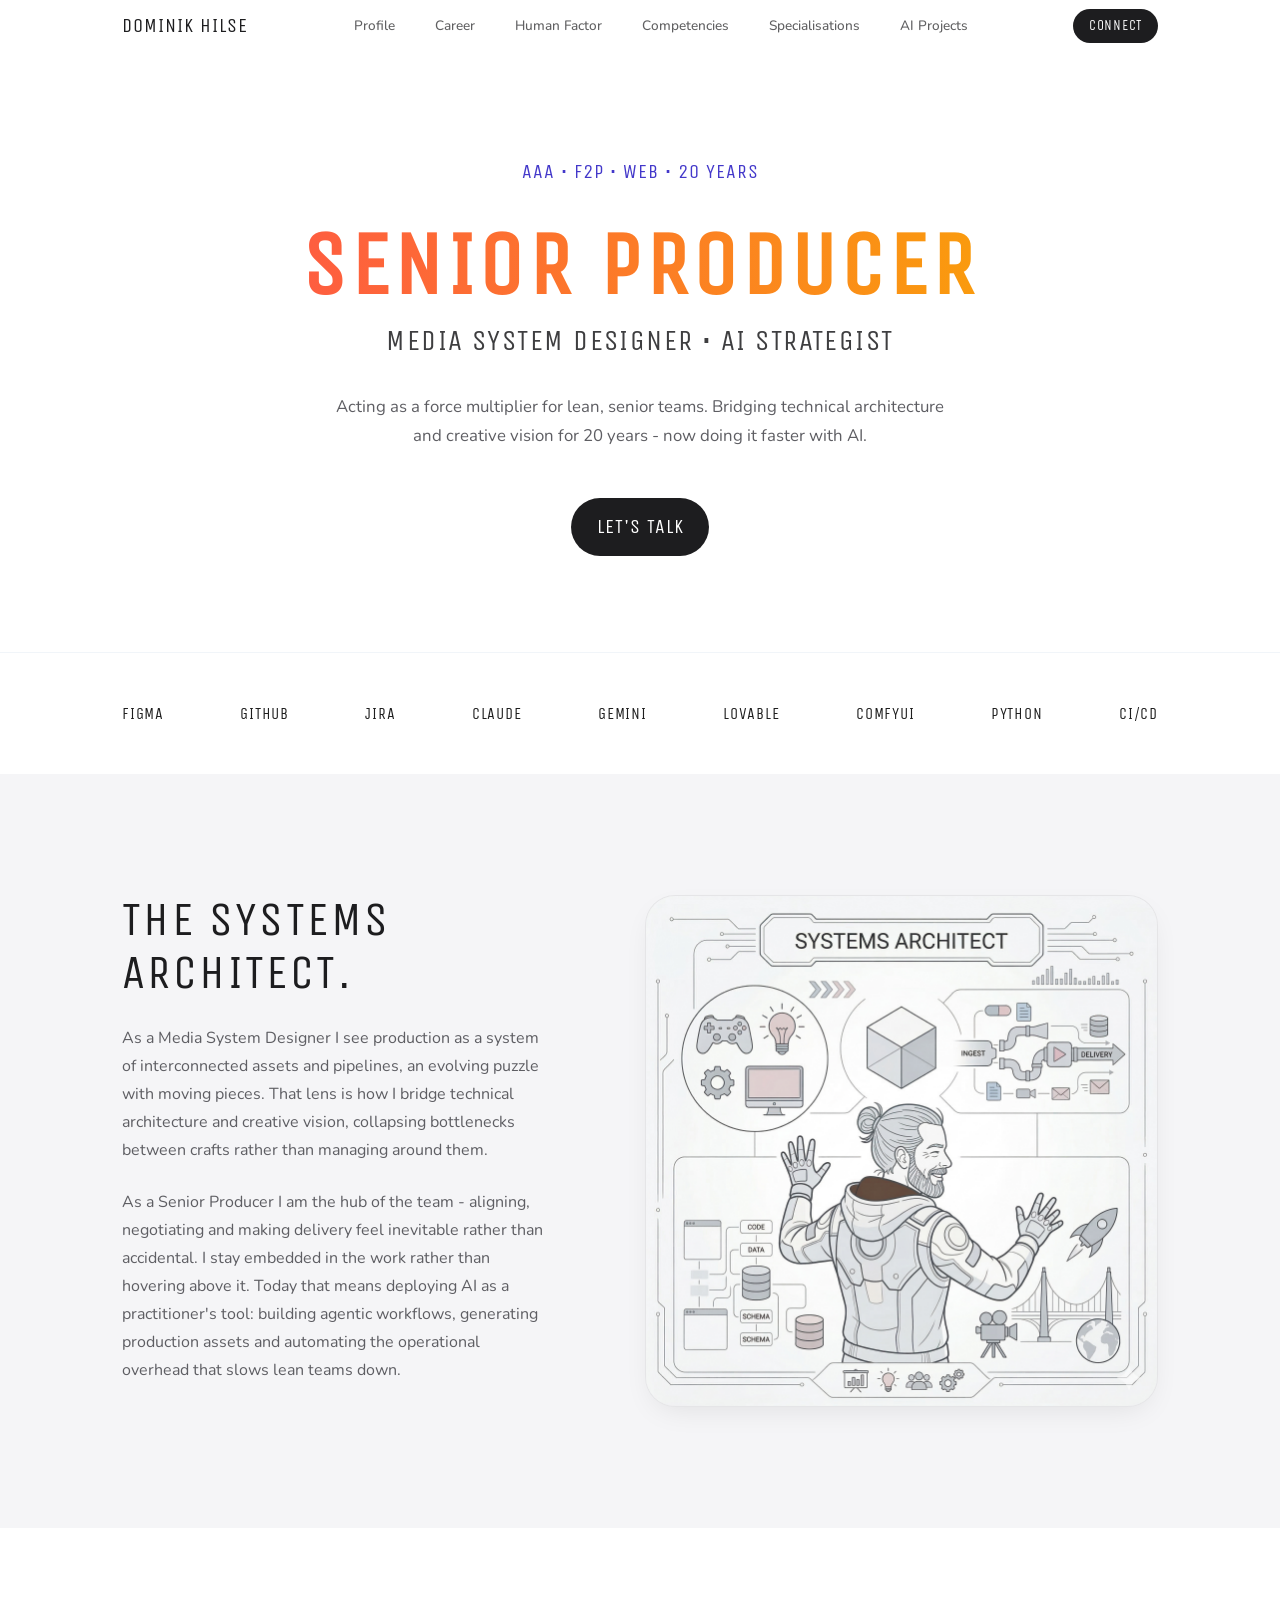
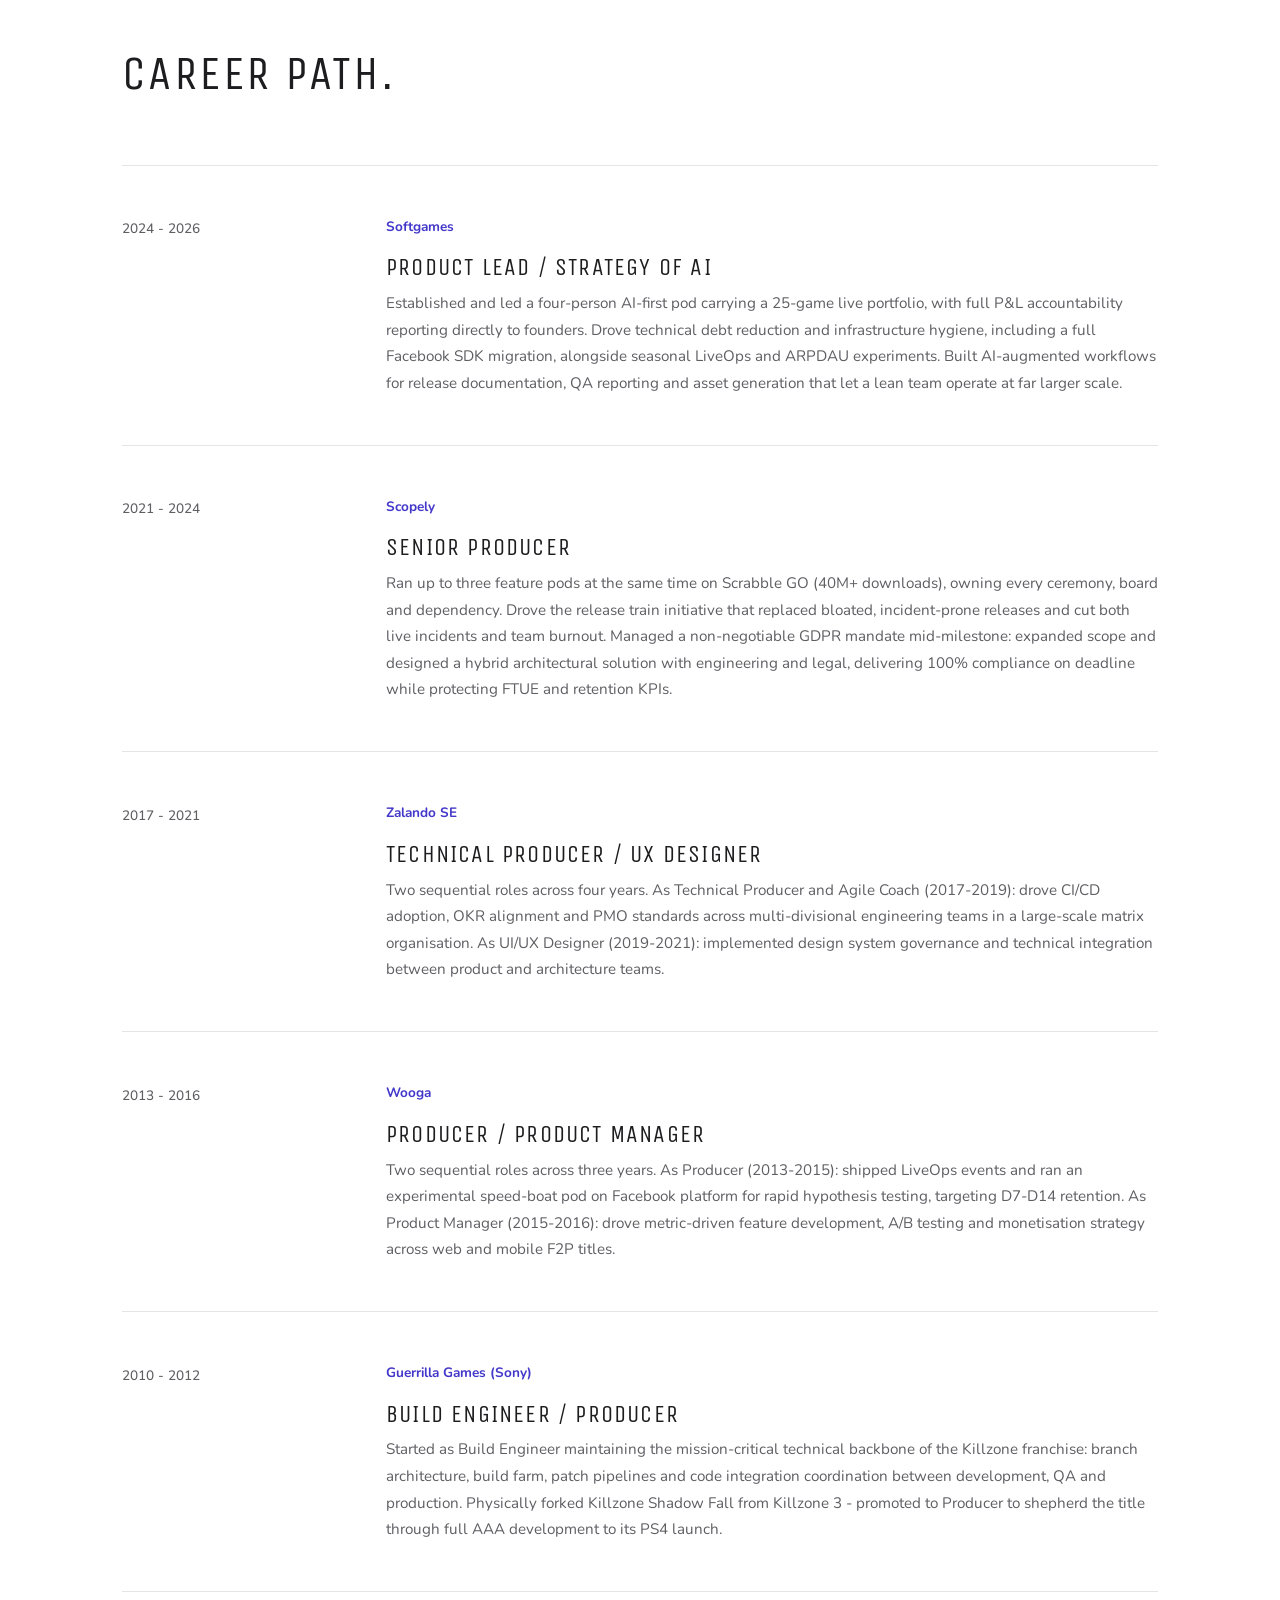
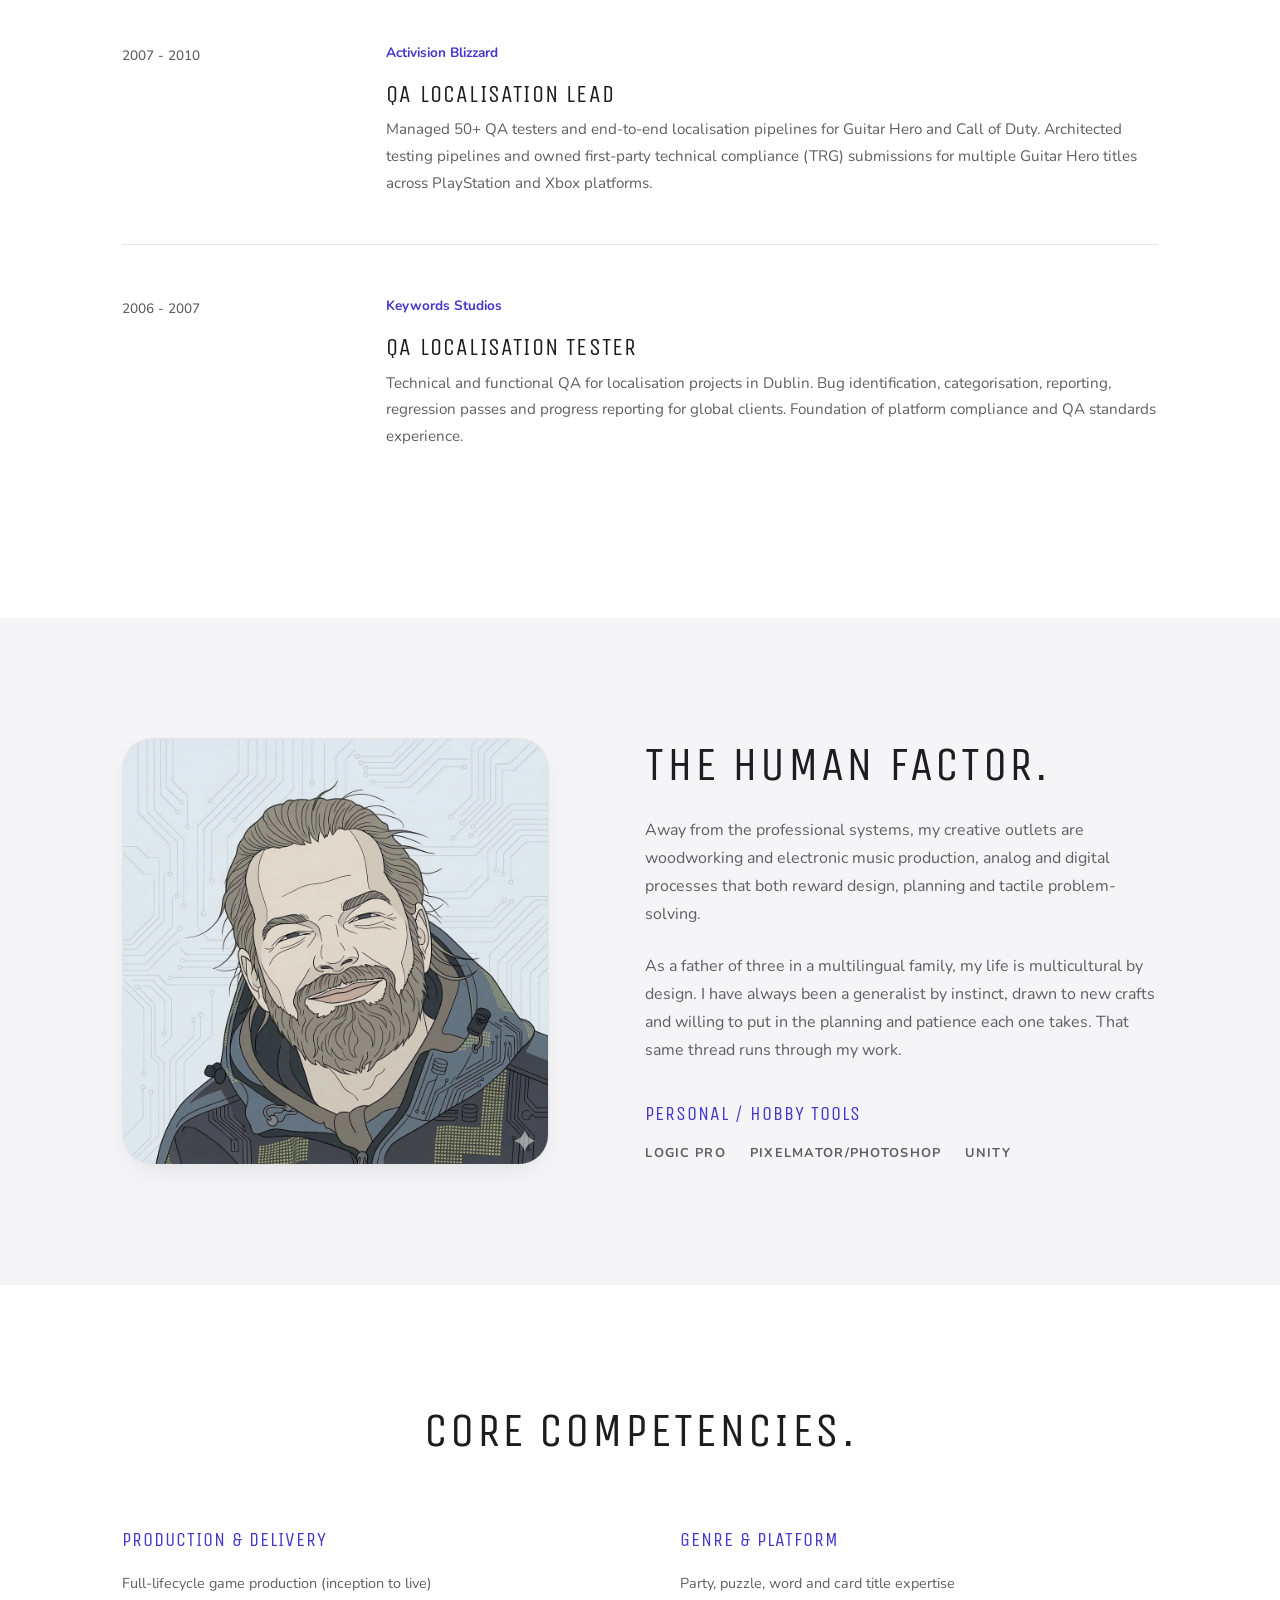
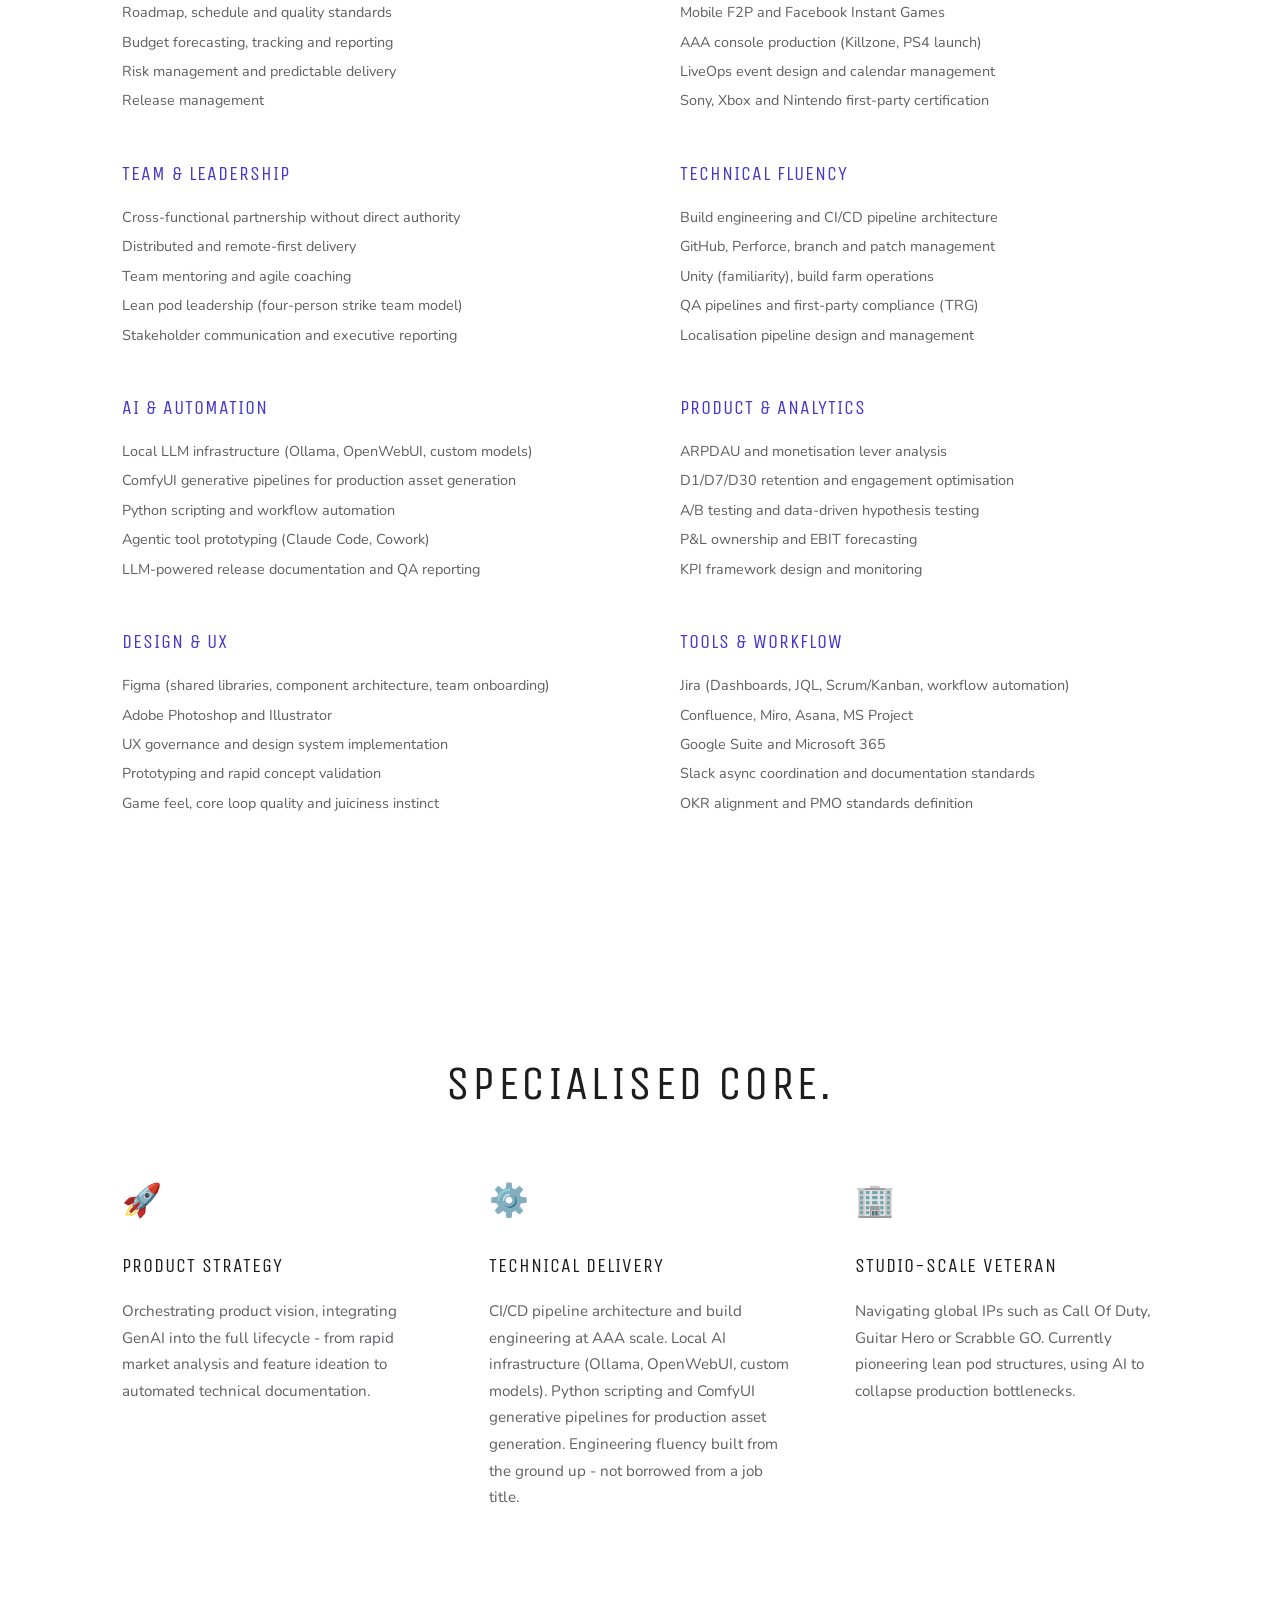
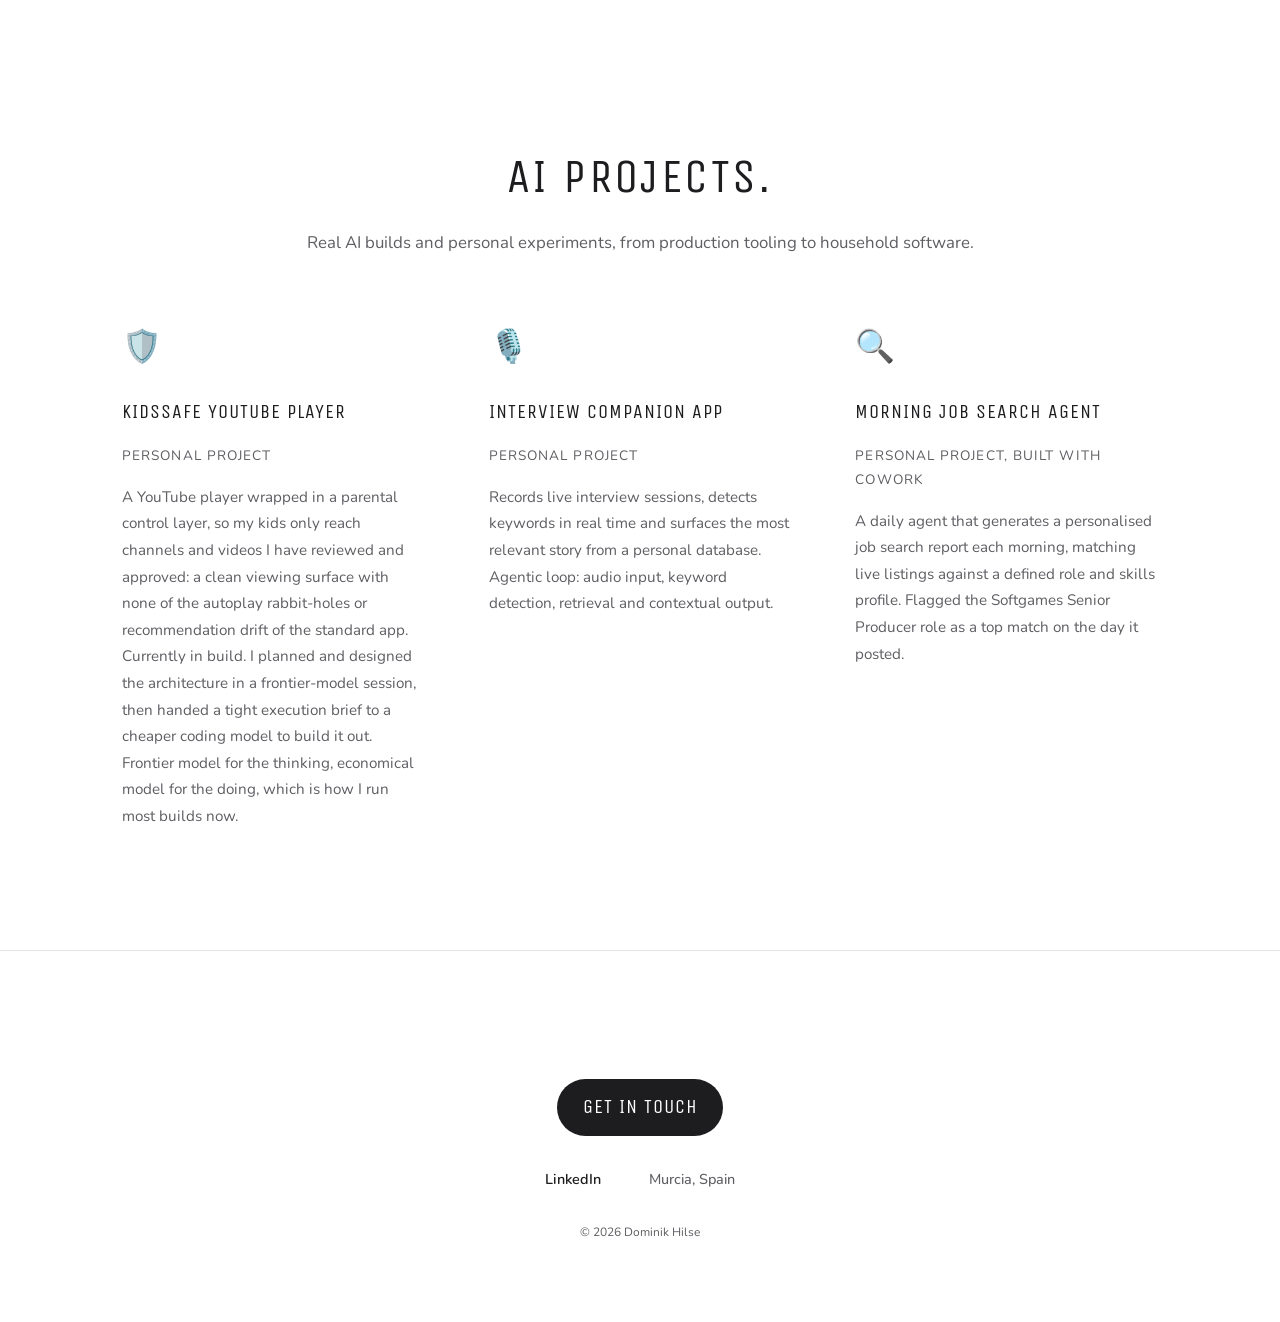
<file: index.html>
<!DOCTYPE html>
<html lang="en">
<head>
    <meta charset="UTF-8">
    <meta name="viewport" content="width=device-width, initial-scale=1.0">
    <title>Dominik Hilse | AI-Augmented Senior Producer</title>
    <meta name="description" content="Dominik Hilse - AI-Augmented Senior Producer & Media System Designer. 20 years experience in AAA, F2P, Web and UX development.">
    <meta name="keywords" content="Senior Producer, AI Production, Game Development, Media System Designer, Technical Producer, CI/CD, ComfyUI, LLM Pipelines, Agentic Workflows, Python, Ollama, F2P, LiveOps, Scrabble GO, Killzone">
    <meta name="author" content="Dominik Hilse">

    <!-- Open Graph / Facebook -->
    <meta property="og:type" content="website">
    <meta property="og:url" content="https://www.dominikhilse.com/">
    <meta property="og:title" content="Dominik Hilse | AI-Augmented Senior Producer">
    <meta property="og:description" content="Acting as a force multiplier for lean, senior teams. Bridging technical architecture and creative vision for 20 years - now doing it faster with AI.">
    <meta property="og:image" content="https://www.dominikhilse.com/img/techViz.png">

    <!-- Twitter -->
    <meta property="twitter:card" content="summary_large_image">
    <meta property="twitter:url" content="https://www.dominikhilse.com/">
    <meta property="twitter:title" content="Dominik Hilse | AI-Augmented Senior Producer">
    <meta property="twitter:description" content="Acting as a force multiplier for lean, senior teams. Bridging technical architecture and creative vision for 20 years - now doing it faster with AI.">
    <meta property="twitter:image" content="https://www.dominikhilse.com/img/techViz.png">

    <link rel="preconnect" href="https://fonts.googleapis.com">
    <link rel="preconnect" href="https://fonts.gstatic.com" crossorigin>
    <link href="https://fonts.googleapis.com/css2?family=Nunito:ital,wght@0,300;0,400;0,500;0,600;0,700;0,800;1,300;1,400&family=Unica+One&display=swap" rel="stylesheet">
    <link rel="stylesheet" href="css/style.css">
</head>
<body>

    <nav>
        <div class="container nav-content">
            <a href="#" class="logo">Dominik Hilse</a>
            <ul class="nav-links">
                <li><a href="#about">Profile</a></li>
                <li><a href="#experience">Career</a></li>
                <li><a href="#human">Human Factor</a></li>
                <li><a href="#competencies">Competencies</a></li>
                <li><a href="#specialisations">Specialisations</a></li>
                <li><a href="#ai-projects">AI Projects</a></li>
            </ul>
            <a href="#contact" class="nav-cta">Connect</a>
        </div>
    </nav>

    <header class="hero reveal">
        <div class="container">
            <h1>
                <span class="hero-tag">AAA  •  F2P  •  WEB  •  20 YEARS</span>
            </h1>
            <h1>
                <span class="highlight">Senior Producer</span>
                <span class="title">Media System Designer   •   AI Strategist</span>
            </h1>
            <p class="lead">Acting as a force multiplier for lean, senior teams. Bridging technical architecture and creative vision for 20 years - now doing it faster with AI.</p>
            <div class="hero-actions">
                <a href="#contact" class="xxl-cta">Let's Talk</a>
            </div>
        </div>
    </header>

    <div class="tech-bar reveal">
        <div class="container tech-list">
            <div class="tech-item">FIGMA</div>
            <div class="tech-item">GITHUB</div>
            <div class="tech-item">JIRA</div>
            <div class="tech-item">CLAUDE</div>
            <div class="tech-item">GEMINI</div>
            <div class="tech-item">LOVABLE</div>
            <div class="tech-item">COMFYUI</div>
            <div class="tech-item">PYTHON</div>
            <div class="tech-item">CI/CD</div>
        </div>
    </div>

    <section id="about" class="section bg-alt reveal">
        <div class="container reveal-grid">
            <div class="reveal-content">
                <h2>The Systems Architect.</h2>
                <p>As a Media System Designer I see production as a system of interconnected assets and pipelines, an evolving puzzle with moving pieces. That lens is how I bridge technical architecture and creative vision, collapsing bottlenecks between crafts rather than managing around them.</p>
                <p>As a Senior Producer I am the hub of the team - aligning, negotiating and making delivery feel inevitable rather than accidental. I stay embedded in the work rather than hovering above it. Today that means deploying AI as a practitioner's tool: building agentic workflows, generating production assets and automating the operational overhead that slows lean teams down.</p>
            </div>
            <div class="visual-container">
                <img src="img/techViz.png" alt="Technical Workflow Visualization">
            </div>
        </div>
    </section>

    <section id="experience" class="section">
        <div class="container">
            <div style="margin-bottom: 4rem;" class="reveal">
                <h2>Career Path.</h2>
            </div>

            <a href="https://www.softgames.com" target="_blank" class="career-row reveal">
                <div class="career-grid">
                    <div class="career-date">2024 - 2026</div>
                    <div class="career-details">
                        <div class="company">Softgames</div>
                        <h3>Product Lead / Strategy of AI</h3>
                        <p>Established and led a four-person AI-first pod carrying a 25-game live portfolio, with full P&L accountability reporting directly to founders. Drove technical debt reduction and infrastructure hygiene, including a full Facebook SDK migration, alongside seasonal LiveOps and ARPDAU experiments. Built AI-augmented workflows for release documentation, QA reporting and asset generation that let a lean team operate at far larger scale.</p>
                    </div>
                </div>
            </a>

            <a href="https://www.scopely.com" target="_blank" class="career-row reveal">
                <div class="career-grid">
                    <div class="career-date">2021 - 2024</div>
                    <div class="career-details">
                        <div class="company">Scopely</div>
                        <h3>Senior Producer</h3>
                        <p>Ran up to three feature pods at the same time on Scrabble GO (40M+ downloads), owning every ceremony, board and dependency. Drove the release train initiative that replaced bloated, incident-prone releases and cut both live incidents and team burnout. Managed a non-negotiable GDPR mandate mid-milestone: expanded scope and designed a hybrid architectural solution with engineering and legal, delivering 100% compliance on deadline while protecting FTUE and retention KPIs.</p>
                    </div>
                </div>
            </a>

            <a href="https://corporate.zalando.com" target="_blank" class="career-row reveal">
                <div class="career-grid">
                    <div class="career-date">2017 - 2021</div>
                    <div class="career-details">
                        <div class="company">Zalando SE</div>
                        <h3>Technical Producer / UX Designer</h3>
                        <p>Two sequential roles across four years. As Technical Producer and Agile Coach (2017-2019): drove CI/CD adoption, OKR alignment and PMO standards across multi-divisional engineering teams in a large-scale matrix organisation. As UI/UX Designer (2019-2021): implemented design system governance and technical integration between product and architecture teams.</p>
                    </div>
                </div>
            </a>

            <a href="https://www.wooga.com" target="_blank" class="career-row reveal">
                <div class="career-grid">
                    <div class="career-date">2013 - 2016</div>
                    <div class="career-details">
                        <div class="company">Wooga</div>
                        <h3>Producer / Product Manager</h3>
                        <p>Two sequential roles across three years. As Producer (2013-2015): shipped LiveOps events and ran an experimental speed-boat pod on Facebook platform for rapid hypothesis testing, targeting D7-D14 retention. As Product Manager (2015-2016): drove metric-driven feature development, A/B testing and monetisation strategy across web and mobile F2P titles.</p>
                    </div>
                </div>
            </a>

            <a href="https://www.guerrilla-games.com" target="_blank" class="career-row reveal">
                <div class="career-grid">
                    <div class="career-date">2010 - 2012</div>
                    <div class="career-details">
                        <div class="company">Guerrilla Games (Sony)</div>
                        <h3>Build Engineer / Producer</h3>
                        <p>Started as Build Engineer maintaining the mission-critical technical backbone of the Killzone franchise: branch architecture, build farm, patch pipelines and code integration coordination between development, QA and production. Physically forked Killzone Shadow Fall from Killzone 3 - promoted to Producer to shepherd the title through full AAA development to its PS4 launch.</p>
                    </div>
                </div>
            </a>

            <a href="https://www.activision.com" target="_blank" class="career-row reveal">
                <div class="career-grid">
                    <div class="career-date">2007 - 2010</div>
                    <div class="career-details">
                        <div class="company">Activision Blizzard</div>
                        <h3>QA Localisation Lead</h3>
                        <p>Managed 50+ QA testers and end-to-end localisation pipelines for Guitar Hero and Call of Duty. Architected testing pipelines and owned first-party technical compliance (TRG) submissions for multiple Guitar Hero titles across PlayStation and Xbox platforms.</p>
                    </div>
                </div>
            </a>

            <a href="https://www.keywordsstudios.com" target="_blank" class="career-row reveal">
                <div class="career-grid">
                    <div class="career-date">2006 - 2007</div>
                    <div class="career-details">
                        <div class="company">Keywords Studios</div>
                        <h3>QA Localisation Tester</h3>
                        <p>Technical and functional QA for localisation projects in Dublin. Bug identification, categorisation, reporting, regression passes and progress reporting for global clients. Foundation of platform compliance and QA standards experience.</p>
                    </div>
                </div>
            </a>
        </div>
    </section>

    <section id="human" class="section bg-alt reveal">
        <div class="container reveal-grid">
            <div class="visual-container">
                <img src="img/humanViz.png" alt="Personal Synthesis Visualization">
            </div>
            <div class="reveal-content">
                <h2>The Human Factor.</h2>
                <p>Away from the professional systems, my creative outlets are woodworking and electronic music production, analog and digital processes that both reward design, planning and tactile problem-solving.</p>
                <p>As a father of three in a multilingual family, my life is multicultural by design. I have always been a generalist by instinct, drawn to new crafts and willing to put in the planning and patience each one takes. That same thread runs through my work.</p>
                <div style="margin-top: 2rem;">
                    <p style="font-family: var(--font-display); font-size: 1.25rem; color: var(--accent); text-transform: uppercase; letter-spacing: 0.05em; margin-bottom: 0.75rem;">Personal / hobby tools</p>
                    <div style="display: flex; gap: 1.5rem; color: var(--text-muted); font-size: 0.8rem; font-weight: 700; text-transform: uppercase; letter-spacing: 0.1em; flex-wrap: wrap;">
                        <span>Logic Pro</span>
                        <span>Pixelmator/Photoshop</span>
                        <span>Unity</span>
                    </div>
                </div>
            </div>
        </div>
    </section>

    <section id="competencies" class="section reveal">
        <div class="container">
            <div class="reveal-content" style="text-align: center; margin-bottom: 4rem;">
                <h2>Core Competencies.</h2>
            </div>
            <div class="skills-grid" style="grid-template-columns: repeat(2, 1fr); gap: 2.5rem 5rem;">

                <div class="skill-item">
                    <p style="font-family: var(--font-display); color: var(--accent); letter-spacing: 0.05em; margin-bottom: 0.75rem;">PRODUCTION &amp; DELIVERY</p>
                    <ul style="list-style: none; padding: 0; margin: 0;">
                        <li style="font-size: 0.9rem; color: var(--text-muted); padding: 0.2rem 0; line-height: 1.6;">Full-lifecycle game production (inception to live)</li>
                        <li style="font-size: 0.9rem; color: var(--text-muted); padding: 0.2rem 0; line-height: 1.6;">Roadmap, schedule and quality standards</li>
                        <li style="font-size: 0.9rem; color: var(--text-muted); padding: 0.2rem 0; line-height: 1.6;">Budget forecasting, tracking and reporting</li>
                        <li style="font-size: 0.9rem; color: var(--text-muted); padding: 0.2rem 0; line-height: 1.6;">Risk management and predictable delivery</li>
                        <li style="font-size: 0.9rem; color: var(--text-muted); padding: 0.2rem 0; line-height: 1.6;">Release management</li>
                    </ul>
                </div>

                <div class="skill-item">
                    <p style="font-family: var(--font-display); color: var(--accent); letter-spacing: 0.05em; margin-bottom: 0.75rem;">GENRE &amp; PLATFORM</p>
                    <ul style="list-style: none; padding: 0; margin: 0;">
                        <li style="font-size: 0.9rem; color: var(--text-muted); padding: 0.2rem 0; line-height: 1.6;">Party, puzzle, word and card title expertise</li>
                        <li style="font-size: 0.9rem; color: var(--text-muted); padding: 0.2rem 0; line-height: 1.6;">Mobile F2P and Facebook Instant Games</li>
                        <li style="font-size: 0.9rem; color: var(--text-muted); padding: 0.2rem 0; line-height: 1.6;">AAA console production (Killzone, PS4 launch)</li>
                        <li style="font-size: 0.9rem; color: var(--text-muted); padding: 0.2rem 0; line-height: 1.6;">LiveOps event design and calendar management</li>
                        <li style="font-size: 0.9rem; color: var(--text-muted); padding: 0.2rem 0; line-height: 1.6;">Sony, Xbox and Nintendo first-party certification</li>
                    </ul>
                </div>

                <div class="skill-item">
                    <p style="font-family: var(--font-display); color: var(--accent); letter-spacing: 0.05em; margin-bottom: 0.75rem;">TEAM &amp; LEADERSHIP</p>
                    <ul style="list-style: none; padding: 0; margin: 0;">
                        <li style="font-size: 0.9rem; color: var(--text-muted); padding: 0.2rem 0; line-height: 1.6;">Cross-functional partnership without direct authority</li>
                        <li style="font-size: 0.9rem; color: var(--text-muted); padding: 0.2rem 0; line-height: 1.6;">Distributed and remote-first delivery</li>
                        <li style="font-size: 0.9rem; color: var(--text-muted); padding: 0.2rem 0; line-height: 1.6;">Team mentoring and agile coaching</li>
                        <li style="font-size: 0.9rem; color: var(--text-muted); padding: 0.2rem 0; line-height: 1.6;">Lean pod leadership (four-person strike team model)</li>
                        <li style="font-size: 0.9rem; color: var(--text-muted); padding: 0.2rem 0; line-height: 1.6;">Stakeholder communication and executive reporting</li>
                    </ul>
                </div>

                <div class="skill-item">
                    <p style="font-family: var(--font-display); color: var(--accent); letter-spacing: 0.05em; margin-bottom: 0.75rem;">TECHNICAL FLUENCY</p>
                    <ul style="list-style: none; padding: 0; margin: 0;">
                        <li style="font-size: 0.9rem; color: var(--text-muted); padding: 0.2rem 0; line-height: 1.6;">Build engineering and CI/CD pipeline architecture</li>
                        <li style="font-size: 0.9rem; color: var(--text-muted); padding: 0.2rem 0; line-height: 1.6;">GitHub, Perforce, branch and patch management</li>
                        <li style="font-size: 0.9rem; color: var(--text-muted); padding: 0.2rem 0; line-height: 1.6;">Unity (familiarity), build farm operations</li>
                        <li style="font-size: 0.9rem; color: var(--text-muted); padding: 0.2rem 0; line-height: 1.6;">QA pipelines and first-party compliance (TRG)</li>
                        <li style="font-size: 0.9rem; color: var(--text-muted); padding: 0.2rem 0; line-height: 1.6;">Localisation pipeline design and management</li>
                    </ul>
                </div>

                <div class="skill-item">
                    <p style="font-family: var(--font-display); color: var(--accent); letter-spacing: 0.05em; margin-bottom: 0.75rem;">AI &amp; AUTOMATION</p>
                    <ul style="list-style: none; padding: 0; margin: 0;">
                        <li style="font-size: 0.9rem; color: var(--text-muted); padding: 0.2rem 0; line-height: 1.6;">Local LLM infrastructure (Ollama, OpenWebUI, custom models)</li>
                        <li style="font-size: 0.9rem; color: var(--text-muted); padding: 0.2rem 0; line-height: 1.6;">ComfyUI generative pipelines for production asset generation</li>
                        <li style="font-size: 0.9rem; color: var(--text-muted); padding: 0.2rem 0; line-height: 1.6;">Python scripting and workflow automation</li>
                        <li style="font-size: 0.9rem; color: var(--text-muted); padding: 0.2rem 0; line-height: 1.6;">Agentic tool prototyping (Claude Code, Cowork)</li>
                        <li style="font-size: 0.9rem; color: var(--text-muted); padding: 0.2rem 0; line-height: 1.6;">LLM-powered release documentation and QA reporting</li>
                    </ul>
                </div>

                <div class="skill-item">
                    <p style="font-family: var(--font-display); color: var(--accent); letter-spacing: 0.05em; margin-bottom: 0.75rem;">PRODUCT &amp; ANALYTICS</p>
                    <ul style="list-style: none; padding: 0; margin: 0;">
                        <li style="font-size: 0.9rem; color: var(--text-muted); padding: 0.2rem 0; line-height: 1.6;">ARPDAU and monetisation lever analysis</li>
                        <li style="font-size: 0.9rem; color: var(--text-muted); padding: 0.2rem 0; line-height: 1.6;">D1/D7/D30 retention and engagement optimisation</li>
                        <li style="font-size: 0.9rem; color: var(--text-muted); padding: 0.2rem 0; line-height: 1.6;">A/B testing and data-driven hypothesis testing</li>
                        <li style="font-size: 0.9rem; color: var(--text-muted); padding: 0.2rem 0; line-height: 1.6;">P&amp;L ownership and EBIT forecasting</li>
                        <li style="font-size: 0.9rem; color: var(--text-muted); padding: 0.2rem 0; line-height: 1.6;">KPI framework design and monitoring</li>
                    </ul>
                </div>

                <div class="skill-item">
                    <p style="font-family: var(--font-display); color: var(--accent); letter-spacing: 0.05em; margin-bottom: 0.75rem;">DESIGN &amp; UX</p>
                    <ul style="list-style: none; padding: 0; margin: 0;">
                        <li style="font-size: 0.9rem; color: var(--text-muted); padding: 0.2rem 0; line-height: 1.6;">Figma (shared libraries, component architecture, team onboarding)</li>
                        <li style="font-size: 0.9rem; color: var(--text-muted); padding: 0.2rem 0; line-height: 1.6;">Adobe Photoshop and Illustrator</li>
                        <li style="font-size: 0.9rem; color: var(--text-muted); padding: 0.2rem 0; line-height: 1.6;">UX governance and design system implementation</li>
                        <li style="font-size: 0.9rem; color: var(--text-muted); padding: 0.2rem 0; line-height: 1.6;">Prototyping and rapid concept validation</li>
                        <li style="font-size: 0.9rem; color: var(--text-muted); padding: 0.2rem 0; line-height: 1.6;">Game feel, core loop quality and juiciness instinct</li>
                    </ul>
                </div>

                <div class="skill-item">
                    <p style="font-family: var(--font-display); color: var(--accent); letter-spacing: 0.05em; margin-bottom: 0.75rem;">TOOLS &amp; WORKFLOW</p>
                    <ul style="list-style: none; padding: 0; margin: 0;">
                        <li style="font-size: 0.9rem; color: var(--text-muted); padding: 0.2rem 0; line-height: 1.6;">Jira (Dashboards, JQL, Scrum/Kanban, workflow automation)</li>
                        <li style="font-size: 0.9rem; color: var(--text-muted); padding: 0.2rem 0; line-height: 1.6;">Confluence, Miro, Asana, MS Project</li>
                        <li style="font-size: 0.9rem; color: var(--text-muted); padding: 0.2rem 0; line-height: 1.6;">Google Suite and Microsoft 365</li>
                        <li style="font-size: 0.9rem; color: var(--text-muted); padding: 0.2rem 0; line-height: 1.6;">Slack async coordination and documentation standards</li>
                        <li style="font-size: 0.9rem; color: var(--text-muted); padding: 0.2rem 0; line-height: 1.6;">OKR alignment and PMO standards definition</li>
                    </ul>
                </div>

            </div>
        </div>
    </section>

    <section id="specialisations" class="section reveal">
        <div class="container">
            <div class="reveal-content" style="text-align: center; margin-bottom: 4rem;">
                <h2>Specialised Core.</h2>
            </div>

            <div class="skills-grid">
                <div class="skill-item">
                    <div style="font-size: 2rem; margin-bottom: 1.5rem;">🚀</div>
                    <h3>Product Strategy</h3>
                    <p style="color: var(--text-muted); font-size: 0.95rem;">Orchestrating product vision, integrating GenAI into the full lifecycle - from rapid market analysis and feature ideation to automated technical documentation.</p>
                </div>
                <div class="skill-item">
                    <div style="font-size: 2rem; margin-bottom: 1.5rem;">⚙️</div>
                    <h3>Technical Delivery</h3>
                    <p style="color: var(--text-muted); font-size: 0.95rem;">CI/CD pipeline architecture and build engineering at AAA scale. Local AI infrastructure (Ollama, OpenWebUI, custom models). Python scripting and ComfyUI generative pipelines for production asset generation. Engineering fluency built from the ground up - not borrowed from a job title.</p>
                </div>
                <div class="skill-item">
                    <div style="font-size: 2rem; margin-bottom: 1.5rem;">🏢</div>
                    <h3>Studio-Scale Veteran</h3>
                    <p style="color: var(--text-muted); font-size: 0.95rem;">Navigating global IPs such as Call Of Duty, Guitar Hero or Scrabble GO. Currently pioneering lean pod structures, using AI to collapse production bottlenecks.</p>
                </div>
            </div>
        </div>
    </section>

    <section id="ai-projects" class="section reveal">
        <div class="container">
            <div class="reveal-content" style="text-align: center; margin-bottom: 4rem;">
                <h2>AI Projects.</h2>
                <p style="color: var(--text-muted); font-size: 1.05rem;">Real AI builds and personal experiments, from production tooling to household software.</p>
            </div>

            <div class="skills-grid">
                <div class="skill-item">
                    <div style="font-size: 2rem; margin-bottom: 1.5rem;">🛡️</div>
                    <h3>KidsSafe YouTube Player</h3>
                    <p style="color: var(--text-muted); font-size: 0.85rem; text-transform: uppercase; letter-spacing: 0.08em; margin-bottom: 1rem;">Personal project</p>
                    <p style="color: var(--text-muted); font-size: 0.95rem;">A YouTube player wrapped in a parental control layer, so my kids only reach channels and videos I have reviewed and approved: a clean viewing surface with none of the autoplay rabbit-holes or recommendation drift of the standard app. Currently in build. I planned and designed the architecture in a frontier-model session, then handed a tight execution brief to a cheaper coding model to build it out. Frontier model for the thinking, economical model for the doing, which is how I run most builds now.</p>
                </div>
                <div class="skill-item">
                    <div style="font-size: 2rem; margin-bottom: 1.5rem;">🎙️</div>
                    <h3>Interview Companion App</h3>
                    <p style="color: var(--text-muted); font-size: 0.85rem; text-transform: uppercase; letter-spacing: 0.08em; margin-bottom: 1rem;">Personal project</p>
                    <p style="color: var(--text-muted); font-size: 0.95rem;">Records live interview sessions, detects keywords in real time and surfaces the most relevant story from a personal database. Agentic loop: audio input, keyword detection, retrieval and contextual output.</p>
                </div>
                <div class="skill-item">
                    <div style="font-size: 2rem; margin-bottom: 1.5rem;">🔍</div>
                    <h3>Morning Job Search Agent</h3>
                    <p style="color: var(--text-muted); font-size: 0.85rem; text-transform: uppercase; letter-spacing: 0.08em; margin-bottom: 1rem;">Personal project, built with Cowork</p>
                    <p style="color: var(--text-muted); font-size: 0.95rem;">A daily agent that generates a personalised job search report each morning, matching live listings against a defined role and skills profile. Flagged the Softgames Senior Producer role as a top match on the day it posted.</p>
                </div>
            </div>
        </div>
    </section>

    <footer id="contact" class="reveal">
        <div class="container">
            <a href="mailto:dominik.hilse@gmail.com" class="xxl-cta">Get in Touch</a>


            <div style="display: flex; justify-content: center; gap: 3rem; margin: 2rem;">
                <a href="https://www.linkedin.com/in/dominik-hilse-4670966/" target="_blank" style="color: var(--text); text-decoration: none; font-weight: 600; font-size: 0.9rem;">LinkedIn</a>
                <span style="color: var(--text-muted); font-weight: 500; font-size: 0.9rem;">Murcia, Spain</span>
            </div>

            <p style="font-size: 0.75rem; color: var(--text-muted);">&copy; 2026 Dominik Hilse</p>
        </div>
    </footer>

    <script>
        // Simple Intersection Observer for Reveal Animations
        const observerOptions = {
            threshold: 0.1,
            rootMargin: '0px 0px -50px 0px'
        };

        const observer = new IntersectionObserver((entries) => {
            entries.forEach(entry => {
                if (entry.isIntersecting) {
                    entry.target.classList.add('active');
                }
            });
        }, observerOptions);

        document.querySelectorAll('.reveal').forEach(el => observer.observe(el));
    </script>
</body>
</html>
</file>
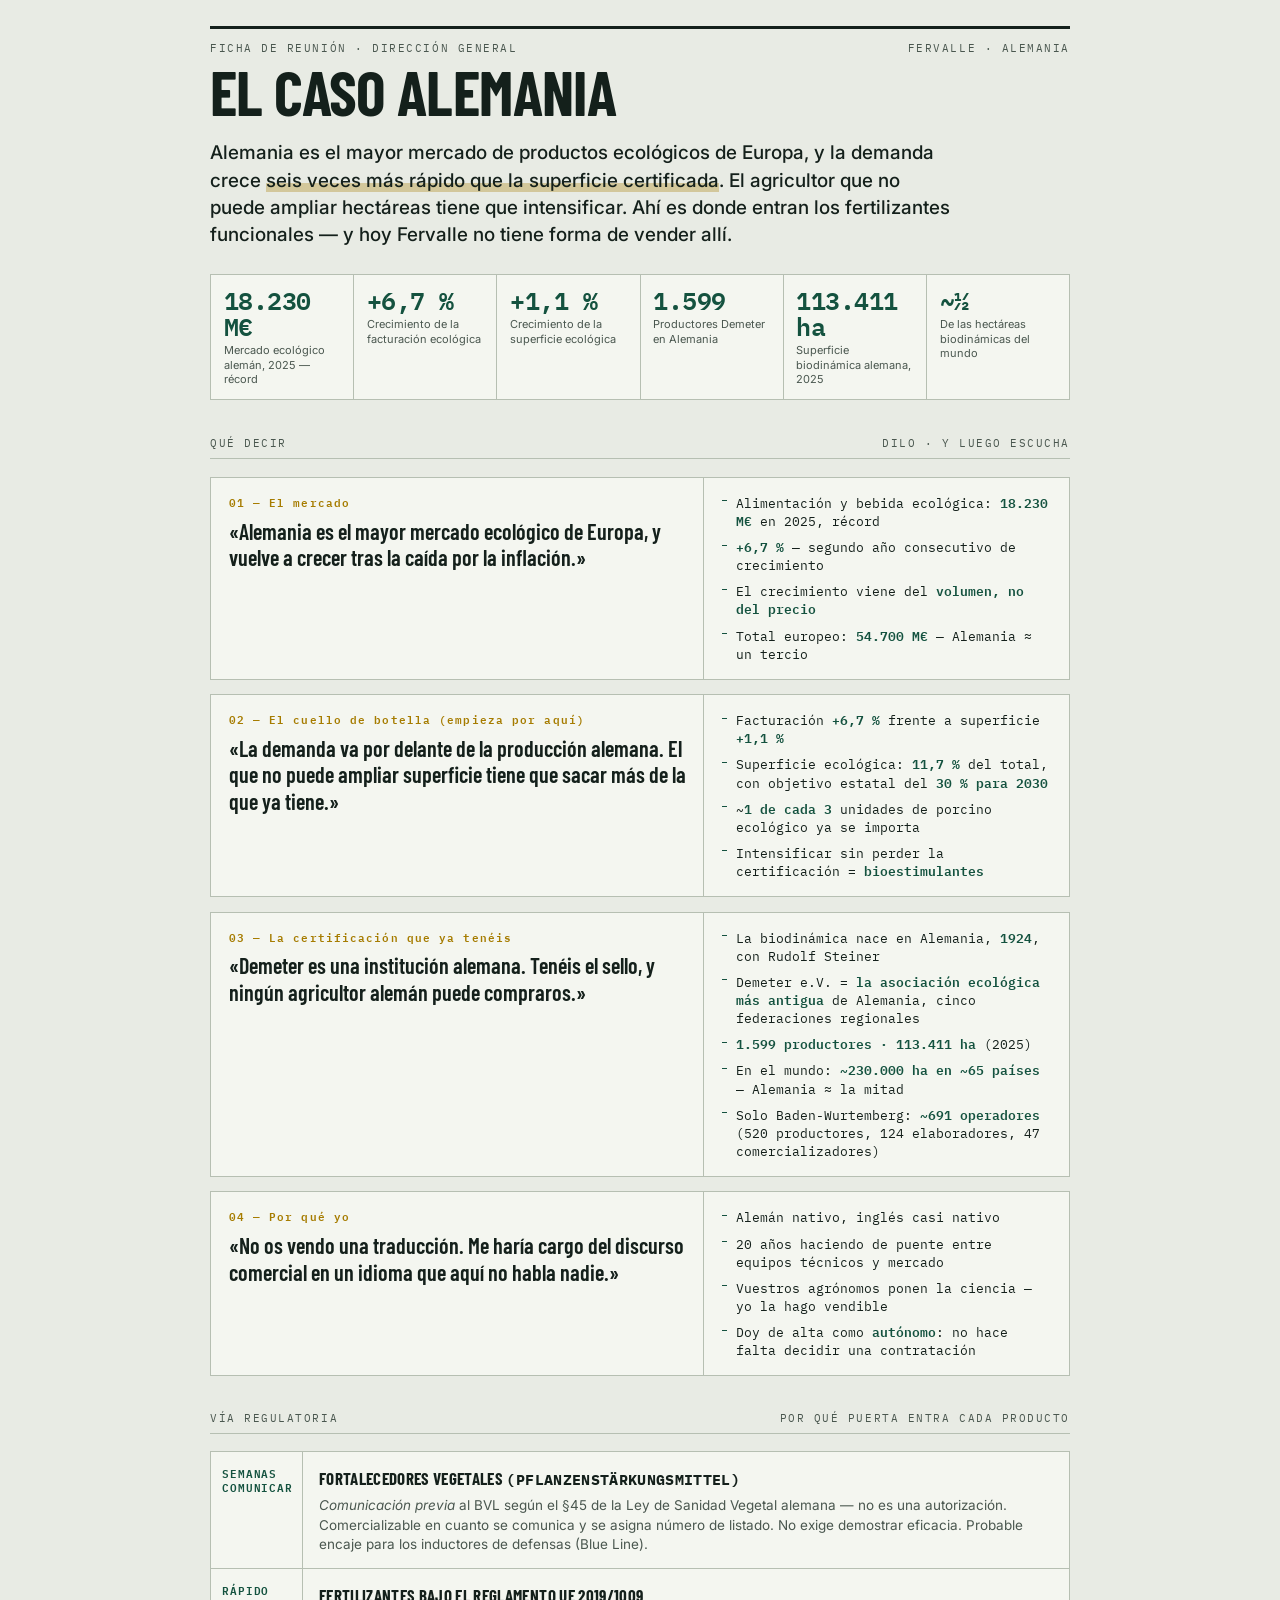
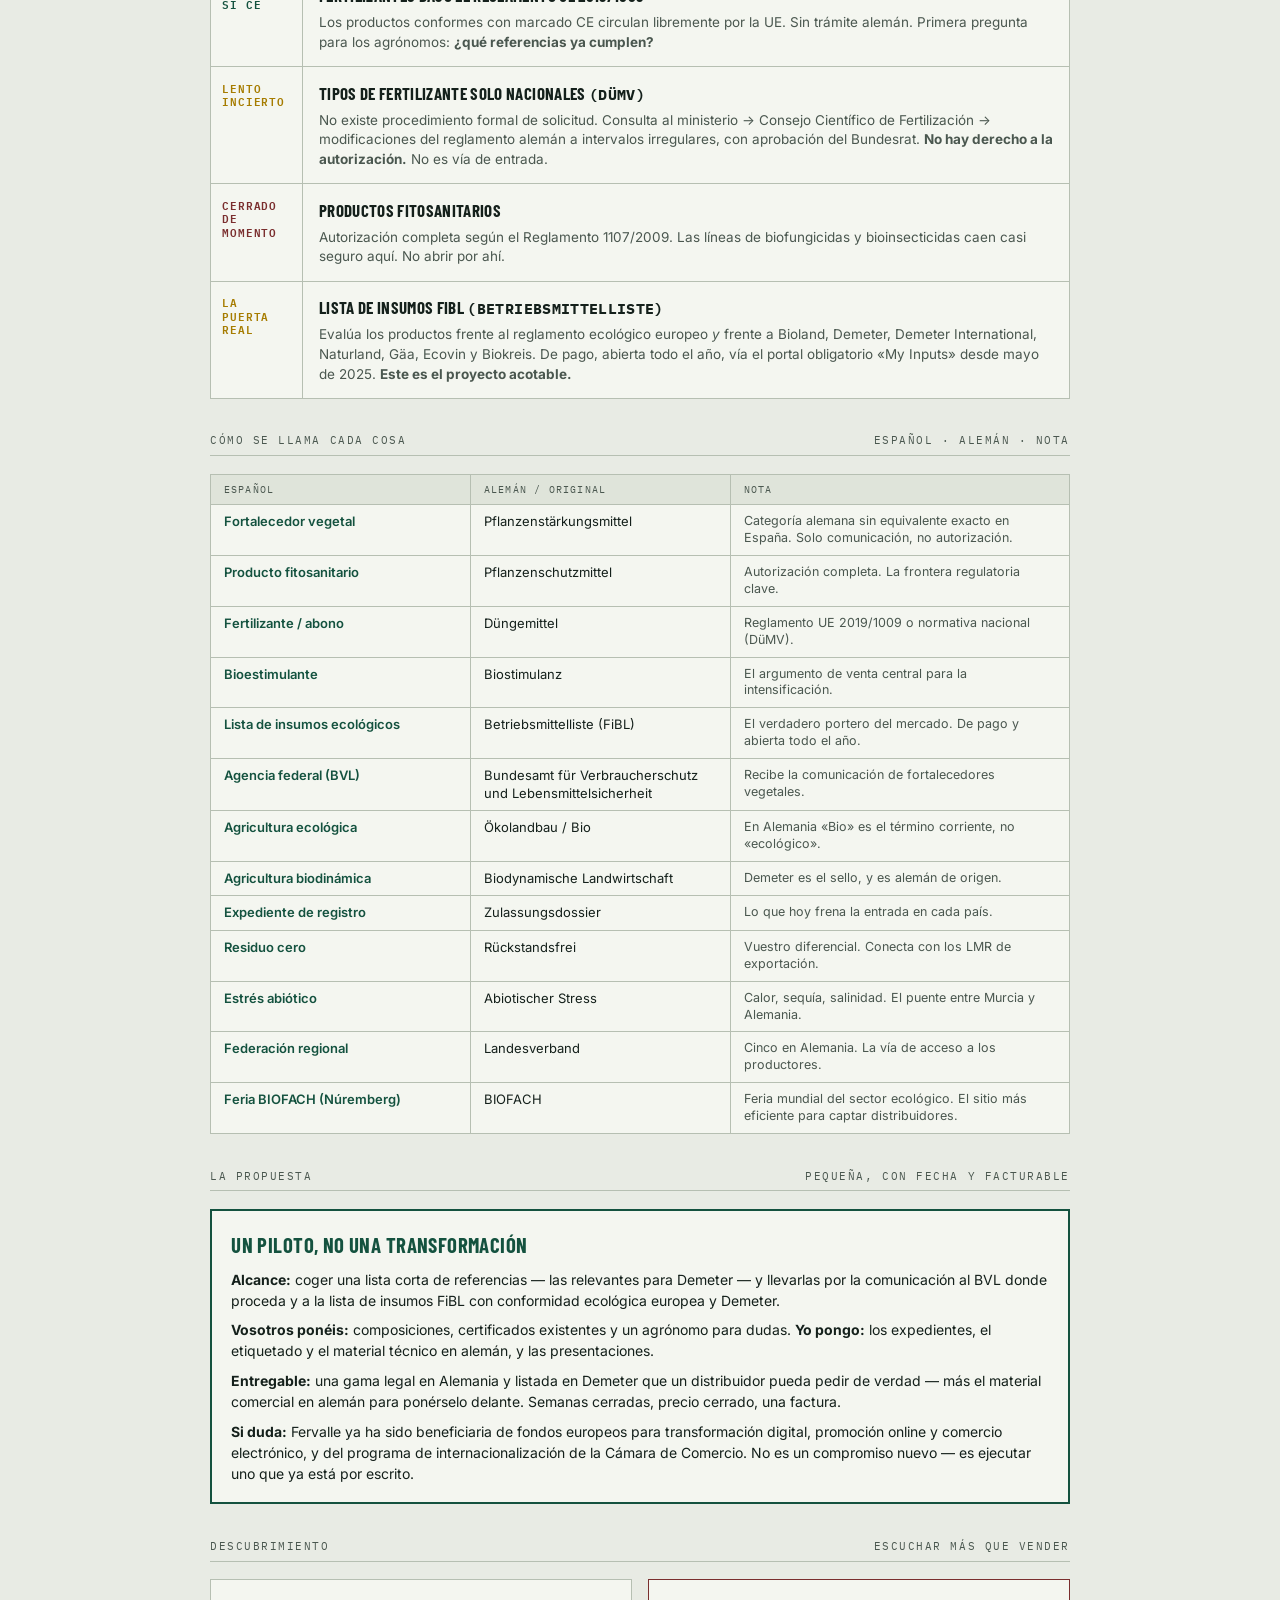
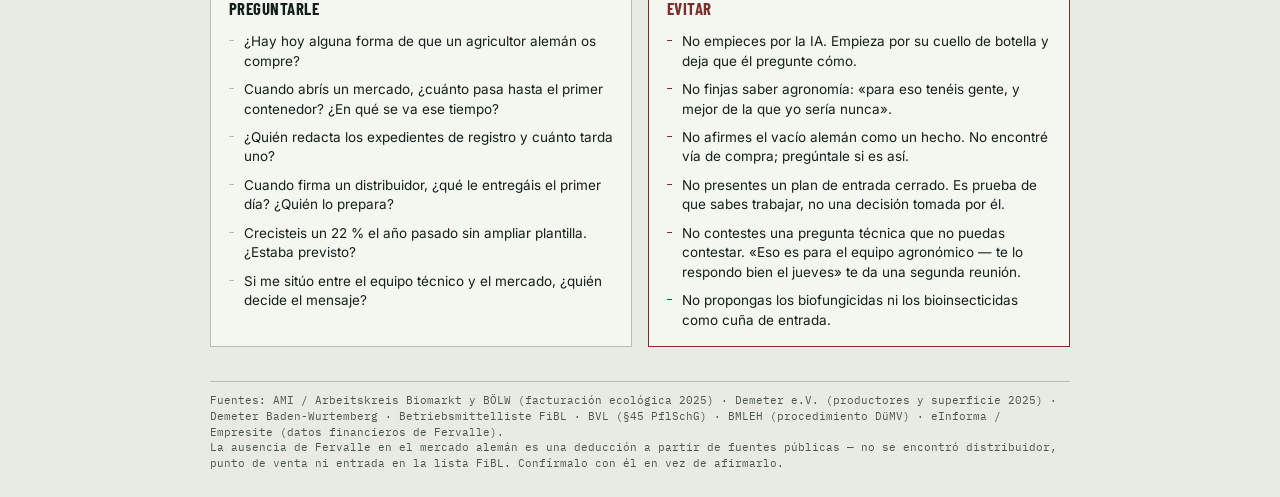
<file: doc/alemania.html>
<!DOCTYPE html>
<html lang="es">
<head>
<meta charset="utf-8">
<meta name="viewport" content="width=device-width, initial-scale=1">
<title>El Caso Alemania — ficha de reunión</title>
<link rel="preconnect" href="https://fonts.googleapis.com">
<link rel="preconnect" href="https://fonts.gstatic.com" crossorigin>
<link href="https://fonts.googleapis.com/css2?family=Barlow+Condensed:wght@500;600;700&family=IBM+Plex+Mono:wght@400;500;600&family=Inter:wght@400;500;600&display=swap" rel="stylesheet">
<style>
  :root{
    --ground:#E8EBE4;
    --panel:#F4F6F0;
    --ink:#14201B;
    --ink-soft:#4A574F;
    --rule:#B6BFB2;
    --deep:#14523F;
    --signal:#A67C00;
    --alert:#7A2E2E;
    --sp:clamp(1rem,2.2vw,1.6rem);
  }
  *{box-sizing:border-box;}
  html{-webkit-text-size-adjust:100%;}
  body{
    margin:0;background:var(--ground);color:var(--ink);
    font-family:'Inter',system-ui,sans-serif;font-size:15px;line-height:1.5;padding:var(--sp);
  }
  .sheet{max-width:860px;margin:0 auto;}

  .mast{border-top:3px solid var(--ink);padding-top:.7rem;margin-bottom:1.6rem;}
  .kicker{
    font-family:'IBM Plex Mono',monospace;font-size:11px;letter-spacing:.14em;
    text-transform:uppercase;color:var(--ink-soft);display:flex;
    justify-content:space-between;gap:1rem;flex-wrap:wrap;
  }
  h1{
    font-family:'Barlow Condensed',sans-serif;font-weight:700;
    font-size:clamp(2.4rem,7vw,3.9rem);line-height:.94;letter-spacing:-.01em;
    text-transform:uppercase;margin:.35rem 0 .5rem;
  }
  .thesis{font-size:clamp(1rem,2.4vw,1.18rem);line-height:1.45;max-width:62ch;font-weight:500;}
  .thesis em{font-style:normal;background:linear-gradient(transparent 62%,rgba(166,124,0,.32) 62%);}

  .strip{
    display:grid;grid-template-columns:repeat(auto-fit,minmax(112px,1fr));
    gap:1px;background:var(--rule);border:1px solid var(--rule);margin:1.5rem 0 2.2rem;
  }
  .fig{background:var(--panel);padding:.7rem .8rem .8rem;}
  .fig b{
    display:block;font-family:'IBM Plex Mono',monospace;font-weight:600;
    font-size:clamp(1.15rem,3.3vw,1.55rem);line-height:1.05;color:var(--deep);letter-spacing:-.02em;
  }
  .fig span{display:block;margin-top:.3rem;font-size:11px;line-height:1.3;color:var(--ink-soft);}

  section{margin-bottom:2.1rem;}
  .lbl{
    font-family:'IBM Plex Mono',monospace;font-size:11px;letter-spacing:.14em;
    text-transform:uppercase;color:var(--ink-soft);
    border-bottom:1px solid var(--rule);padding-bottom:.4rem;margin-bottom:1.1rem;
    display:flex;justify-content:space-between;gap:1rem;
  }

  .beat{
    display:grid;grid-template-columns:1.15fr .85fr;gap:0;
    border:1px solid var(--rule);background:var(--panel);margin-bottom:.9rem;
  }
  .say{padding:1rem 1.1rem;border-right:1px solid var(--rule);}
  .say .n{
    font-family:'IBM Plex Mono',monospace;font-size:11px;color:var(--signal);
    letter-spacing:.1em;display:block;margin-bottom:.45rem;font-weight:600;
  }
  .say p{
    margin:0;font-family:'Barlow Condensed',sans-serif;font-weight:600;
    font-size:clamp(1.12rem,2.8vw,1.38rem);line-height:1.2;
  }
  .say p::before{content:"«";}
  .say p::after{content:"»";}
  .because{padding:1rem 1.1rem;}
  .because ul{margin:0;padding:0;list-style:none;}
  .because li{
    font-family:'IBM Plex Mono',monospace;font-size:12.5px;line-height:1.45;
    padding-left:.9rem;position:relative;margin-bottom:.5rem;
  }
  .because li:last-child{margin-bottom:0;}
  .because li::before{content:"";position:absolute;left:0;top:.52em;width:5px;height:1px;background:var(--deep);}
  .because strong{color:var(--deep);font-weight:600;}

  .ladder{border:1px solid var(--rule);background:var(--panel);}
  .rung{display:grid;grid-template-columns:92px 1fr;gap:0;border-bottom:1px solid var(--rule);}
  .rung:last-child{border-bottom:0;}
  .speed{
    padding:.85rem .7rem;border-right:1px solid var(--rule);
    font-family:'IBM Plex Mono',monospace;font-size:10.5px;letter-spacing:.08em;
    text-transform:uppercase;font-weight:600;line-height:1.3;
  }
  .go .speed{color:var(--deep);}
  .slow .speed{color:var(--signal);}
  .stop .speed{color:var(--alert);}
  .rung .body{padding:.85rem 1rem;}
  .rung h3{
    margin:0 0 .3rem;font-family:'Barlow Condensed',sans-serif;font-weight:700;
    font-size:1.06rem;text-transform:uppercase;letter-spacing:.02em;
  }
  .rung p{margin:0;font-size:13.5px;line-height:1.45;color:var(--ink-soft);}
  .de{font-family:'IBM Plex Mono',monospace;font-size:.88em;color:var(--ink);}

  /* glossary */
  .gloss{border:1px solid var(--rule);background:var(--panel);}
  .grow{display:grid;grid-template-columns:1fr 1fr 1.3fr;border-bottom:1px solid var(--rule);}
  .grow:last-child{border-bottom:0;}
  .grow.head{background:#DFE4DA;}
  .grow.head div{
    font-family:'IBM Plex Mono',monospace;font-size:10px;letter-spacing:.12em;
    text-transform:uppercase;color:var(--ink-soft);padding:.5rem .8rem;
  }
  .grow div{padding:.5rem .8rem;font-size:13px;line-height:1.35;border-right:1px solid var(--rule);}
  .grow div:last-child{border-right:0;}
  .grow .es{font-weight:600;color:var(--deep);}
  .grow .note{color:var(--ink-soft);font-size:12.5px;}

  .ask{border:2px solid var(--deep);background:var(--panel);padding:1.15rem 1.2rem;}
  .ask h3{
    margin:0 0 .5rem;font-family:'Barlow Condensed',sans-serif;font-weight:700;
    font-size:1.3rem;text-transform:uppercase;letter-spacing:.02em;color:var(--deep);
  }
  .ask p{margin:0 0 .55rem;font-size:14px;line-height:1.5;}
  .ask p:last-child{margin-bottom:0;}

  .twoup{display:grid;grid-template-columns:1fr 1fr;gap:1rem;}
  .box{border:1px solid var(--rule);background:var(--panel);padding:1rem 1.1rem;}
  .box.warn{border-color:var(--alert);}
  .box h3{
    margin:0 0 .65rem;font-family:'Barlow Condensed',sans-serif;font-weight:700;
    font-size:1.05rem;text-transform:uppercase;letter-spacing:.03em;
  }
  .box.warn h3{color:var(--alert);}
  .box ul{margin:0;padding:0;list-style:none;}
  .box li{font-size:13.5px;line-height:1.45;margin-bottom:.55rem;padding-left:.95rem;position:relative;}
  .box li:last-child{margin-bottom:0;}
  .box li::before{content:"";position:absolute;left:0;top:.6em;width:5px;height:1px;background:var(--rule);}
  .box.warn li::before{background:var(--alert);}

  footer{
    margin-top:2rem;border-top:1px solid var(--rule);padding-top:.7rem;
    font-family:'IBM Plex Mono',monospace;font-size:10.5px;color:var(--ink-soft);line-height:1.5;
  }

  @media (max-width:620px){
    .beat{grid-template-columns:1fr;}
    .say{border-right:0;border-bottom:1px solid var(--rule);}
    .twoup{grid-template-columns:1fr;}
    .rung{grid-template-columns:78px 1fr;}
    .grow{grid-template-columns:1fr 1fr;}
    .grow div:nth-child(3){grid-column:1 / -1;border-top:1px solid var(--rule);}
    .grow.head div:nth-child(3){display:none;}
  }
  @media print{
    body{background:#fff;padding:0;font-size:10.5pt;}
    .fig,.beat,.ladder,.box,.ask,.gloss{background:#fff;}
    section,.beat,.rung,.box,.grow{break-inside:avoid;}
  }
</style>
</head>
<body>
<div class="sheet">

  <div class="mast">
    <div class="kicker"><span>Ficha de reunión · Dirección General</span><span>Fervalle · Alemania</span></div>
    <h1>El Caso Alemania</h1>
    <p class="thesis">Alemania es el mayor mercado de productos ecológicos de Europa, y la demanda crece <em>seis veces más rápido que la superficie certificada</em>. El agricultor que no puede ampliar hectáreas tiene que intensificar. Ahí es donde entran los fertilizantes funcionales — y hoy Fervalle no tiene forma de vender allí.</p>
  </div>

  <div class="strip">
    <div class="fig"><b>18.230 M€</b><span>Mercado ecológico alemán, 2025 — récord</span></div>
    <div class="fig"><b>+6,7 %</b><span>Crecimiento de la facturación ecológica</span></div>
    <div class="fig"><b>+1,1 %</b><span>Crecimiento de la superficie ecológica</span></div>
    <div class="fig"><b>1.599</b><span>Productores Demeter en Alemania</span></div>
    <div class="fig"><b>113.411 ha</b><span>Superficie biodinámica alemana, 2025</span></div>
    <div class="fig"><b>~½</b><span>De las hectáreas biodinámicas del mundo</span></div>
  </div>

  <section>
    <div class="lbl"><span>Qué decir</span><span>Dilo · y luego escucha</span></div>

    <div class="beat">
      <div class="say">
        <span class="n">01 — El mercado</span>
        <p>Alemania es el mayor mercado ecológico de Europa, y vuelve a crecer tras la caída por la inflación.</p>
      </div>
      <div class="because">
        <ul>
          <li>Alimentación y bebida ecológica: <strong>18.230 M€</strong> en 2025, récord</li>
          <li><strong>+6,7 %</strong> — segundo año consecutivo de crecimiento</li>
          <li>El crecimiento viene del <strong>volumen, no del precio</strong></li>
          <li>Total europeo: <strong>54.700 M€</strong> — Alemania ≈ un tercio</li>
        </ul>
      </div>
    </div>

    <div class="beat">
      <div class="say">
        <span class="n">02 — El cuello de botella (empieza por aquí)</span>
        <p>La demanda va por delante de la producción alemana. El que no puede ampliar superficie tiene que sacar más de la que ya tiene.</p>
      </div>
      <div class="because">
        <ul>
          <li>Facturación <strong>+6,7 %</strong> frente a superficie <strong>+1,1 %</strong></li>
          <li>Superficie ecológica: <strong>11,7 %</strong> del total, con objetivo estatal del <strong>30 % para 2030</strong></li>
          <li>~<strong>1 de cada 3</strong> unidades de porcino ecológico ya se importa</li>
          <li>Intensificar sin perder la certificación = <strong>bioestimulantes</strong></li>
        </ul>
      </div>
    </div>

    <div class="beat">
      <div class="say">
        <span class="n">03 — La certificación que ya tenéis</span>
        <p>Demeter es una institución alemana. Tenéis el sello, y ningún agricultor alemán puede compraros.</p>
      </div>
      <div class="because">
        <ul>
          <li>La biodinámica nace en Alemania, <strong>1924</strong>, con Rudolf Steiner</li>
          <li>Demeter e.V. = <strong>la asociación ecológica más antigua</strong> de Alemania, cinco federaciones regionales</li>
          <li><strong>1.599 productores · 113.411 ha</strong> (2025)</li>
          <li>En el mundo: <strong>~230.000 ha en ~65 países</strong> — Alemania ≈ la mitad</li>
          <li>Solo Baden-Wurtemberg: <strong>~691 operadores</strong> (520 productores, 124 elaboradores, 47 comercializadores)</li>
        </ul>
      </div>
    </div>

    <div class="beat">
      <div class="say">
        <span class="n">04 — Por qué yo</span>
        <p>No os vendo una traducción. Me haría cargo del discurso comercial en un idioma que aquí no habla nadie.</p>
      </div>
      <div class="because">
        <ul>
          <li>Alemán nativo, inglés casi nativo</li>
          <li>20 años haciendo de puente entre equipos técnicos y mercado</li>
          <li>Vuestros agrónomos ponen la ciencia — yo la hago vendible</li>
          <li>Doy de alta como <strong>autónomo</strong>: no hace falta decidir una contratación</li>
        </ul>
      </div>
    </div>
  </section>

  <section>
    <div class="lbl"><span>Vía regulatoria</span><span>Por qué puerta entra cada producto</span></div>
    <div class="ladder">
      <div class="rung go">
        <div class="speed">Semanas<br>Comunicar</div>
        <div class="body">
          <h3>Fortalecedores vegetales <span class="de">(Pflanzenstärkungsmittel)</span></h3>
          <p><em>Comunicación previa</em> al BVL según el §45 de la Ley de Sanidad Vegetal alemana — no es una autorización. Comercializable en cuanto se comunica y se asigna número de listado. No exige demostrar eficacia. Probable encaje para los inductores de defensas (Blue Line).</p>
        </div>
      </div>
      <div class="rung go">
        <div class="speed">Rápido<br>si CE</div>
        <div class="body">
          <h3>Fertilizantes bajo el Reglamento UE 2019/1009</h3>
          <p>Los productos conformes con marcado CE circulan libremente por la UE. Sin trámite alemán. Primera pregunta para los agrónomos: <strong>¿qué referencias ya cumplen?</strong></p>
        </div>
      </div>
      <div class="rung slow">
        <div class="speed">Lento<br>Incierto</div>
        <div class="body">
          <h3>Tipos de fertilizante solo nacionales <span class="de">(DüMV)</span></h3>
          <p>No existe procedimiento formal de solicitud. Consulta al ministerio → Consejo Científico de Fertilización → modificaciones del reglamento alemán a intervalos irregulares, con aprobación del Bundesrat. <strong>No hay derecho a la autorización.</strong> No es vía de entrada.</p>
        </div>
      </div>
      <div class="rung stop">
        <div class="speed">Cerrado<br>de momento</div>
        <div class="body">
          <h3>Productos fitosanitarios</h3>
          <p>Autorización completa según el Reglamento 1107/2009. Las líneas de biofungicidas y bioinsecticidas caen casi seguro aquí. No abrir por ahí.</p>
        </div>
      </div>
      <div class="rung slow">
        <div class="speed">La puerta<br>real</div>
        <div class="body">
          <h3>Lista de insumos FiBL <span class="de">(Betriebsmittelliste)</span></h3>
          <p>Evalúa los productos frente al reglamento ecológico europeo <em>y</em> frente a Bioland, Demeter, Demeter International, Naturland, Gäa, Ecovin y Biokreis. De pago, abierta todo el año, vía el portal obligatorio «My Inputs» desde mayo de 2025. <strong>Este es el proyecto acotable.</strong></p>
        </div>
      </div>
    </div>
  </section>

  <section>
    <div class="lbl"><span>Cómo se llama cada cosa</span><span>Español · Alemán · Nota</span></div>
    <div class="gloss">
      <div class="grow head"><div>Español</div><div>Alemán / original</div><div>Nota</div></div>
      <div class="grow"><div class="es">Fortalecedor vegetal</div><div>Pflanzenstärkungsmittel</div><div class="note">Categoría alemana sin equivalente exacto en España. Solo comunicación, no autorización.</div></div>
      <div class="grow"><div class="es">Producto fitosanitario</div><div>Pflanzenschutzmittel</div><div class="note">Autorización completa. La frontera regulatoria clave.</div></div>
      <div class="grow"><div class="es">Fertilizante / abono</div><div>Düngemittel</div><div class="note">Reglamento UE 2019/1009 o normativa nacional (DüMV).</div></div>
      <div class="grow"><div class="es">Bioestimulante</div><div>Biostimulanz</div><div class="note">El argumento de venta central para la intensificación.</div></div>
      <div class="grow"><div class="es">Lista de insumos ecológicos</div><div>Betriebsmittelliste (FiBL)</div><div class="note">El verdadero portero del mercado. De pago y abierta todo el año.</div></div>
      <div class="grow"><div class="es">Agencia federal (BVL)</div><div>Bundesamt für Verbraucherschutz und Lebensmittelsicherheit</div><div class="note">Recibe la comunicación de fortalecedores vegetales.</div></div>
      <div class="grow"><div class="es">Agricultura ecológica</div><div>Ökolandbau / Bio</div><div class="note">En Alemania «Bio» es el término corriente, no «ecológico».</div></div>
      <div class="grow"><div class="es">Agricultura biodinámica</div><div>Biodynamische Landwirtschaft</div><div class="note">Demeter es el sello, y es alemán de origen.</div></div>
      <div class="grow"><div class="es">Expediente de registro</div><div>Zulassungsdossier</div><div class="note">Lo que hoy frena la entrada en cada país.</div></div>
      <div class="grow"><div class="es">Residuo cero</div><div>Rückstandsfrei</div><div class="note">Vuestro diferencial. Conecta con los LMR de exportación.</div></div>
      <div class="grow"><div class="es">Estrés abiótico</div><div>Abiotischer Stress</div><div class="note">Calor, sequía, salinidad. El puente entre Murcia y Alemania.</div></div>
      <div class="grow"><div class="es">Federación regional</div><div>Landesverband</div><div class="note">Cinco en Alemania. La vía de acceso a los productores.</div></div>
      <div class="grow"><div class="es">Feria BIOFACH (Núremberg)</div><div>BIOFACH</div><div class="note">Feria mundial del sector ecológico. El sitio más eficiente para captar distribuidores.</div></div>
    </div>
  </section>

  <section>
    <div class="lbl"><span>La propuesta</span><span>Pequeña, con fecha y facturable</span></div>
    <div class="ask">
      <h3>Un piloto, no una transformación</h3>
      <p><strong>Alcance:</strong> coger una lista corta de referencias — las relevantes para Demeter — y llevarlas por la comunicación al BVL donde proceda y a la lista de insumos FiBL con conformidad ecológica europea y Demeter.</p>
      <p><strong>Vosotros ponéis:</strong> composiciones, certificados existentes y un agrónomo para dudas. <strong>Yo pongo:</strong> los expedientes, el etiquetado y el material técnico en alemán, y las presentaciones.</p>
      <p><strong>Entregable:</strong> una gama legal en Alemania y listada en Demeter que un distribuidor pueda pedir de verdad — más el material comercial en alemán para ponérselo delante. Semanas cerradas, precio cerrado, una factura.</p>
      <p><strong>Si duda:</strong> Fervalle ya ha sido beneficiaria de fondos europeos para transformación digital, promoción online y comercio electrónico, y del programa de internacionalización de la Cámara de Comercio. No es un compromiso nuevo — es ejecutar uno que ya está por escrito.</p>
    </div>
  </section>

  <section>
    <div class="lbl"><span>Descubrimiento</span><span>Escuchar más que vender</span></div>
    <div class="twoup">
      <div class="box">
        <h3>Preguntarle</h3>
        <ul>
          <li>¿Hay hoy alguna forma de que un agricultor alemán os compre?</li>
          <li>Cuando abrís un mercado, ¿cuánto pasa hasta el primer contenedor? ¿En qué se va ese tiempo?</li>
          <li>¿Quién redacta los expedientes de registro y cuánto tarda uno?</li>
          <li>Cuando firma un distribuidor, ¿qué le entregáis el primer día? ¿Quién lo prepara?</li>
          <li>Crecisteis un 22 % el año pasado sin ampliar plantilla. ¿Estaba previsto?</li>
          <li>Si me sitúo entre el equipo técnico y el mercado, ¿quién decide el mensaje?</li>
        </ul>
      </div>
      <div class="box warn">
        <h3>Evitar</h3>
        <ul>
          <li>No empieces por la IA. Empieza por su cuello de botella y deja que él pregunte cómo.</li>
          <li>No finjas saber agronomía: «para eso tenéis gente, y mejor de la que yo sería nunca».</li>
          <li>No afirmes el vacío alemán como un hecho. No encontré vía de compra; pregúntale si es así.</li>
          <li>No presentes un plan de entrada cerrado. Es prueba de que sabes trabajar, no una decisión tomada por él.</li>
          <li>No contestes una pregunta técnica que no puedas contestar. «Eso es para el equipo agronómico — te lo respondo bien el jueves» te da una segunda reunión.</li>
          <li>No propongas los biofungicidas ni los bioinsecticidas como cuña de entrada.</li>
        </ul>
      </div>
    </div>
  </section>

  <footer>
    Fuentes: AMI / Arbeitskreis Biomarkt y BÖLW (facturación ecológica 2025) · Demeter e.V. (productores y superficie 2025) · Demeter Baden-Wurtemberg · Betriebsmittelliste FiBL · BVL (§45 PflSchG) · BMLEH (procedimiento DüMV) · eInforma / Empresite (datos financieros de Fervalle).<br>
    La ausencia de Fervalle en el mercado alemán es una deducción a partir de fuentes públicas — no se encontró distribuidor, punto de venta ni entrada en la lista FiBL. Confírmalo con él en vez de afirmarlo.
  </footer>

</div>
</body>
</html>
</file>
<file: css/style.css>
/* DESIGN SYSTEM: PREMIUM MINIMALIST
   Fonts: Unica One (headlines/labels) + Nunito (body)
   Locked Baseline: June 2026
*/

:root {
    --bg: #ffffff;
    --bg-soft: #f5f5f7;
    --text: #1d1d1f;
    --text-muted: #5e5e63;
    --accent: #4338ca;
    --gradient-start: #ff4d4d;
    --gradient-end: #f9ab00;
    --max-width: 1100px;
    --section-gap: 7.5rem;
    --transition: all 0.8s cubic-bezier(0.16, 1, 0.3, 1);
    --font-display: 'Unica One', sans-serif;
    --font-body: 'Nunito', sans-serif;
}

* {
    margin: 0;
    padding: 0;
    box-sizing: border-box;
}

body {
    font-family: var(--font-body);
    background-color: var(--bg);
    color: var(--text);
    line-height: 1.6;
    -webkit-font-smoothing: antialiased;
    overflow-x: hidden;
    width: 100%;
    font-weight: 400;
}

/* Scroll Reveal Utility */
.reveal {
    opacity: 0;
    transform: translateY(30px);
    transition: var(--transition);
}

.reveal.active {
    opacity: 1;
    transform: translateY(0);
}

.container {
    max-width: var(--max-width);
    margin: 0 auto;
    padding: 0 2rem;
    width: 100%;
}

/* --- NAVIGATION --- */
nav {
    position: fixed;
    top: 0;
    width: 100%;
    background: rgba(255, 255, 255, 0.8);
    backdrop-filter: blur(20px);
    z-index: 1000;
    height: 52px;
    display: flex;
    align-items: center;
}

.nav-content {
    display: flex;
    justify-content: space-between;
    align-items: center;
    width: 100%;
}

.logo {
    font-family: var(--font-display);
    font-size: 1.25rem;
    text-decoration: none;
    color: var(--text);
    text-transform: uppercase;
    letter-spacing: 0.05em;
}

.nav-links {
    display: flex;
    gap: 2.5rem;
    list-style: none;
}

.nav-links a {
    font-family: var(--font-body);
    text-decoration: none;
    color: var(--text);
    font-weight: 500;
    font-size: 0.85rem;
    opacity: 0.7;
    transition: opacity 0.3s;
}

.nav-links a:hover { opacity: 1; }

.nav-cta {
    font-family: var(--font-display);
    text-decoration: none;
    display: inline-block;
    background: var(--text);
    color: white !important;
    padding: 0.35rem 1rem;
    border-radius: 99px;
    font-size: 0.875rem !important;
    text-transform: uppercase;
    letter-spacing: 0.05em;
    opacity: 1 !important;
}

.xxl-cta {
    font-family: var(--font-display);
    background: var(--text);
    color: white !important;
    padding: 0.8rem 1.6rem;
    border-radius: 99px;
    font-size: 1.25rem !important;
    text-decoration: none;
    text-transform: uppercase;
    letter-spacing: 0.05em;
    opacity: 1 !important;
    display: inline-block;
    transition: var(--transition);
}

.nav-content .nav-cta {
    display: inline-block;
}

/* --- HERO --- */
.hero {
    padding: 10rem 0 6rem;
    text-align: center;
}

.hero-tag {
    font-family: var(--font-display);
    font-size: 1.25rem;
    color: var(--accent);
    text-transform: uppercase;
    letter-spacing: 0.05em;
    margin-bottom: 2rem;
    display: block;
}

.hero h1 {
    font-family: var(--font-display);
    font-size: clamp(2.5rem, 7vw, 5.5rem);
    line-height: 1.15;
    letter-spacing: 0.05em;
    font-weight: 400;
    text-transform: uppercase;
    margin-bottom: 2rem;
}

.hero h1 span.highlight {
    display: block;
    font-size: clamp(2.8rem, 7vw, 5.5rem);
    font-weight: bolder;
    background: linear-gradient(90deg, var(--gradient-start), var(--gradient-end));
    -webkit-background-clip: text;
    -webkit-text-fill-color: transparent;
    padding-bottom: 0.1em;
    letter-spacing: 0.05em;
}

.hero h1 span.title {
    display: block;
    font-size: clamp(1.1rem, 2.5vw, 1.8rem);
    color: var(--text) !important;
    -webkit-text-fill-color: var(--text);
    padding-bottom: 0.1em;
    letter-spacing: 0.05em;
    opacity: 0.85;
}

.hero p.lead {
    font-family: var(--font-body);
    font-size: 1.05rem;
    color: var(--text-muted);
    max-width: 620px;
    margin: 0 auto 3rem;
    font-weight: 400;
    line-height: 1.7;
}

/* --- PRODUCT REVEAL SECTIONS --- */
.section {
    padding: var(--section-gap) 0;
}

.bg-alt {
    background-color: var(--bg-soft);
}

.reveal-grid {
    display: grid;
    grid-template-columns: 1fr 1.2fr;
    gap: 6rem;
    align-items: center;
    width: 100%;
}

.reveal-content h2 {
    font-family: var(--font-display);
    font-size: clamp(2rem, 4vw, 3rem);
    text-transform: uppercase;
    letter-spacing: 0.05em;
    margin-bottom: 1.5rem;
    font-weight: 400;
    line-height: 1.1;
}

.reveal-content p {
    font-family: var(--font-body);
    font-size: 1rem;
    color: var(--text-muted);
    margin-bottom: 1.5rem;
    line-height: 1.75;
    font-weight: 400;
}

.visual-container {
    width: 100%;
    border-radius: 30px;
    overflow: hidden;
    background: rgba(0,0,0,0.03);
    border: 1px solid rgba(0,0,0,0.03);
    box-shadow: 0 10px 30px -10px rgba(0,0,0,0.1);
}

.visual-container img {
    width: 100%;
    height: auto;
    display: block;
}

.visual-placeholder {
    background: rgba(0,0,0,0.03);
    aspect-ratio: 16/10;
    border-radius: 30px;
    display: flex;
    align-items: center;
    justify-content: center;
    color: var(--text-muted);
    font-size: 0.8rem;
    font-weight: 500;
    border: 1px solid rgba(0,0,0,0.03);
    text-align: center;
    padding: 2.5rem;
    max-width: 100%;
}

/* --- CAREER TIMELINE --- */
.career-row {
    display: block;
    text-decoration: none;
    color: inherit;
    padding: 3rem 0;
    border-top: 1px solid #e5e5e7;
    transition: var(--transition);
    cursor: pointer;
}

.career-row:hover {
    background-color: #fbfbfd;
}

.career-row:hover .company {
    transform: translateX(5px);
}

.career-grid {
    display: grid;
    grid-template-columns: 200px 1fr;
    gap: 4rem;
}

.career-date {
    font-family: var(--font-body);
    color: var(--text-muted);
    font-size: 0.85rem;
    font-weight: 500;
    padding-top: 0.3rem;
}

.career-details h3 {
    font-family: var(--font-display);
    font-size: 1.5rem;
    margin-bottom: 0.5rem;
    font-weight: 400;
    text-transform: uppercase;
    letter-spacing: 0.05em;
    line-height: 1.2;
}

.career-details .company {
    font-family: var(--font-body);
    font-size: 0.85rem;
    font-weight: 700;
    color: var(--accent);
    margin-bottom: 1rem;
    display: inline-block;
    transition: var(--transition);
}

.career-details p {
    font-family: var(--font-body);
    font-size: 0.95rem;
    color: var(--text-muted);
    line-height: 1.75;
    font-weight: 400;
}

/* --- SKILL GRID --- */
.skills-grid {
    display: grid;
    grid-template-columns: repeat(3, 1fr);
    gap: 4rem;
    margin-top: 4rem;
}

.skill-item h3 {
    font-family: var(--font-display);
    font-size: 1.25rem;
    margin-bottom: 1rem;
    font-weight: 400;
    text-transform: uppercase;
    letter-spacing: 0.05em;
}

.skill-item p {
    font-family: var(--font-body);
    font-size: 1.25rem;
    line-height: 1.75;
    font-weight: 400;
}

/* --- TECH STACK BAR --- */
.tech-bar {
    padding: 3rem 0;
    background: #fff;
    border-top: 1px solid #f1f5f9;
}

.tech-list {
    display: flex;
    justify-content: space-between;
    align-items: center;
    opacity: 1;
    filter: grayscale(1);
    transition: 0.3s;
}

.tech-list:hover { opacity: 0.6; filter: grayscale(0.5); }

.tech-item {
    font-family: var(--font-display);
    font-weight: 400;
    font-size: 1rem;
    letter-spacing: 0.05em;
    text-transform: uppercase;
}

/* --- SECTION HEADINGS --- */
h2 {
    font-family: var(--font-display);
    font-size: clamp(2rem, 4vw, 3rem);
    font-weight: 400;
    text-transform: uppercase;
    letter-spacing: 0.05em;
    line-height: 1.1;
}

h3 {
    font-family: var(--font-display);
    font-weight: 400;
    text-transform: uppercase;
    letter-spacing: 0.05em;
}

/* --- BUTTONS --- */
.btn {
    font-family: var(--font-display);
    font-size: 0.875rem;
    text-transform: uppercase;
    letter-spacing: 0.05em;
    padding: 1rem 2rem;
    border-radius: 99px;
    text-decoration: none;
    font-weight: 400;
    display: inline-block;
    transition: var(--transition);
}

.btn-primary { background: var(--text); color: white; }
.btn-primary:hover { transform: scale(1.05); }

/* --- FOOTER --- */
footer {
    padding: 8rem 0 5rem;
    border-top: 1px solid #e5e5e7;
    text-align: center;
}

.contact-email {
    font-family: var(--font-display);
    font-size: clamp(2rem, 5vw, 4rem);
    font-weight: 400;
    text-transform: uppercase;
    letter-spacing: 0.05em;
    color: var(--text);
    text-decoration: none;
    display: block;
    margin-bottom: 4rem;
}

/* --- FULL WIDTH ELEMENTS --- */
.full-width-block {
    width: 100vw;
    position: relative;
    left: 50%;
    right: 50%;
    margin-left: -50vw;
    margin-right: -50vw;
    background: var(--text);
    color: white;
    padding: 8rem 0;
}

/* --- RESPONSIVE --- */
@media (max-width: 968px) {
    :root { --section-gap: 5rem; }
    .reveal-grid, .career-grid {
        grid-template-columns: 1fr;
        gap: 2rem;
    }
    .hero h1 { font-size: 2.8rem; }
    .nav-links { display: none; }
    .skills-grid { grid-template-columns: 1fr !important; }
    .tech-list { flex-wrap: wrap; gap: 2rem; justify-content: center; }
    .visual-placeholder { aspect-ratio: auto; min-height: 200px; }
}
</file>
